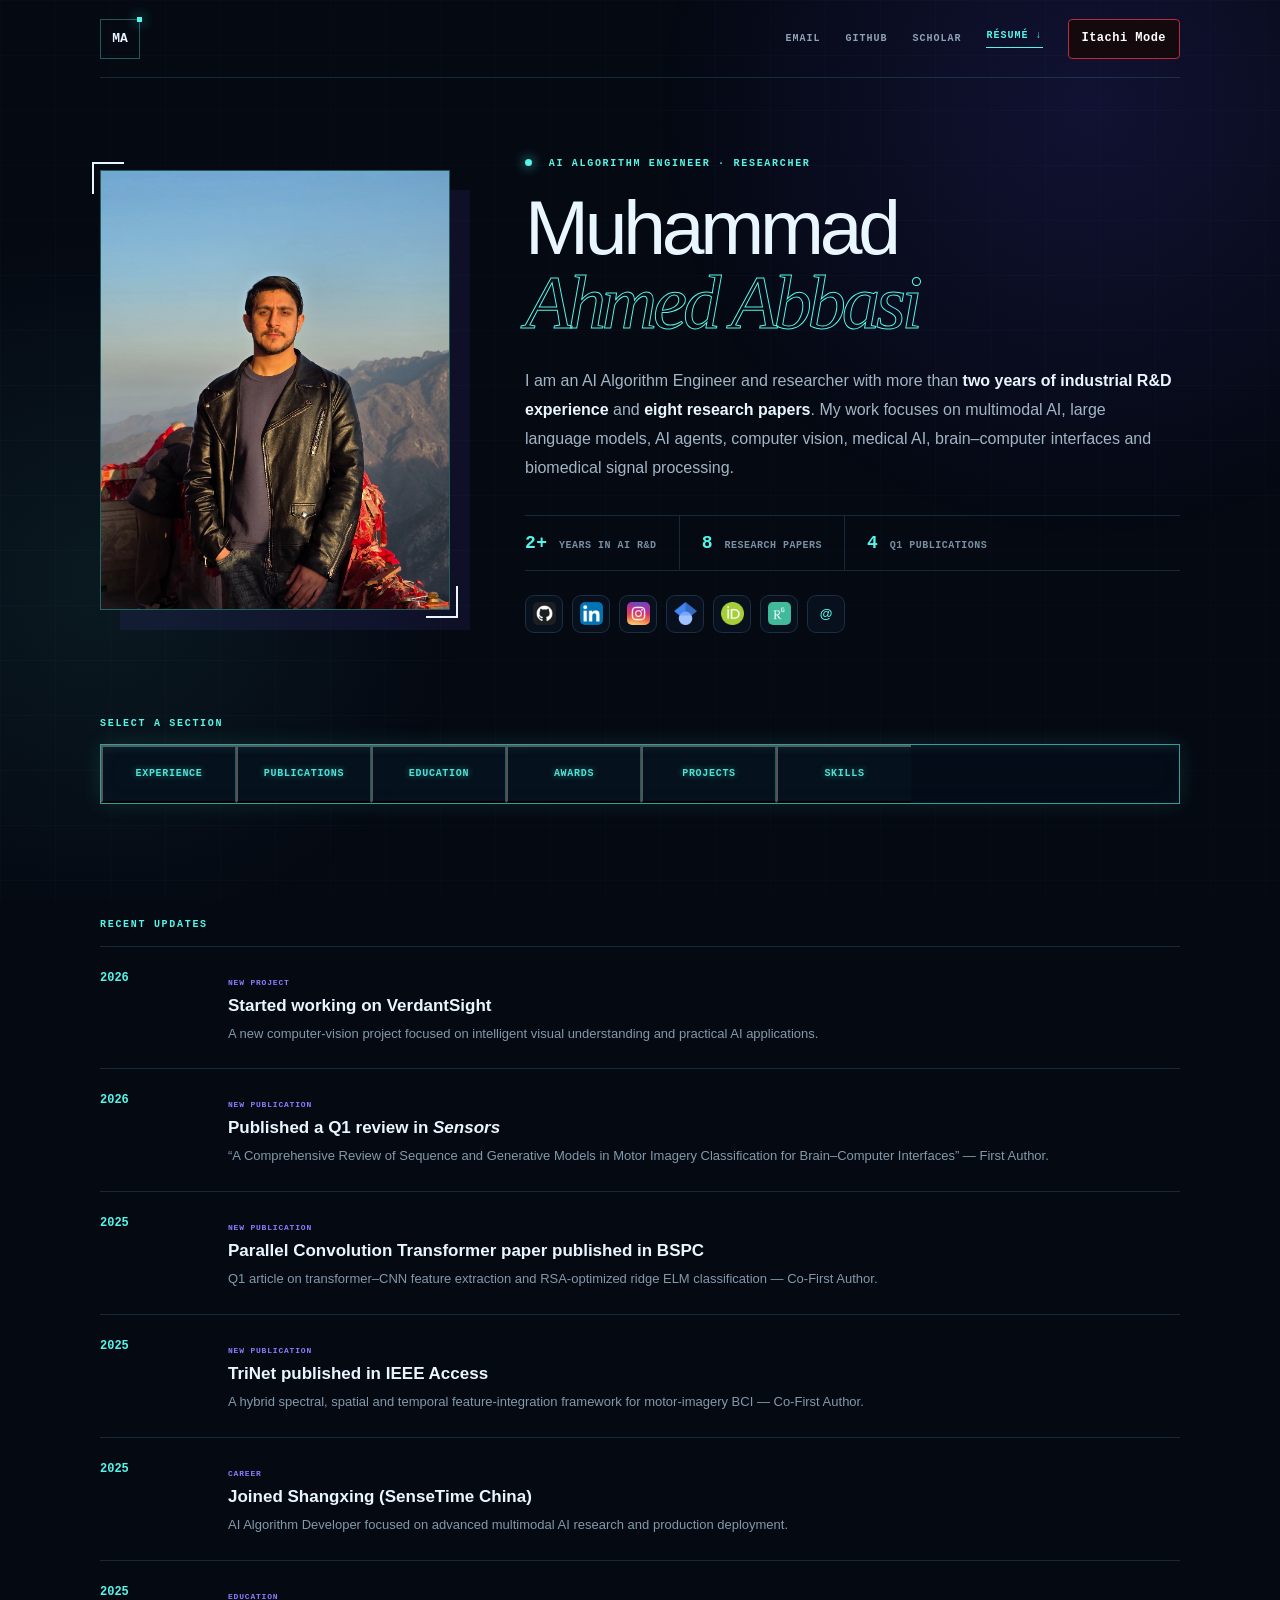
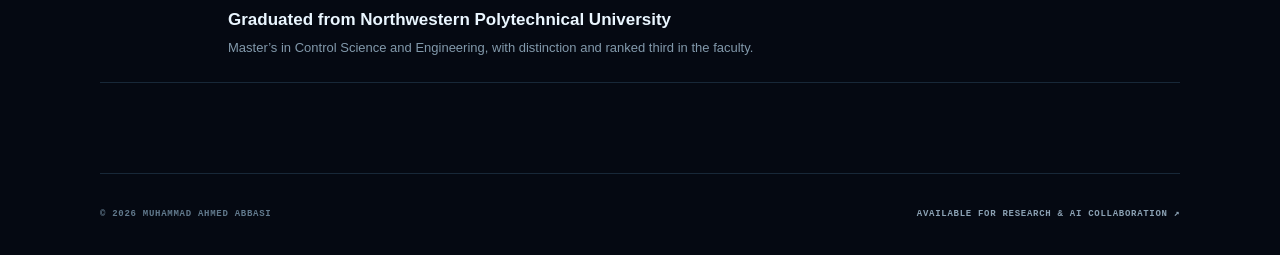
<file: index.html>
<!doctype html><html lang="en"><head><meta charset="utf-8"><meta name="viewport" content="width=device-width,initial-scale=1"><title>Muhammad Ahmed Abbasi | AI Researcher & Algorithm Engineer</title><meta name="description" content="AI Algorithm Engineer and researcher working across multimodal AI, LLMs, medical intelligence, computer vision and brain-computer interfaces."><link rel="stylesheet" href="styles.css"></head><body><main>
<link rel="stylesheet" href="itachi-mode.css?v=storm-3">
<script src="itachi-mode.js?v=storm-3" defer></script>
<div class="ambient" aria-hidden="true"></div><div class="cursor-glow" data-visible="false" aria-hidden="true"></div>
<header class="topbar shell"><a class="monogram" href="#" aria-label="Home">MA<span></span></a><div class="links"><a href="mailto:engrahmedabbasi3015@gmail.com">Email</a><a href="https://github.com/MuhammadAhmedAbbasi" target="_blank">GitHub</a><a href="https://scholar.google.com/citations?user=ZfTD7FAAAAAJ&hl=en" target="_blank">Scholar</a><a class="resume" href="resume.html">Résumé ↓</a></div></header>
<section class="profile shell"><div class="portrait-wrap"><div class="portrait-frame"><img src="ahmed-profile.jpg" alt="Muhammad Ahmed Abbasi in front of a mountain landscape"></div><span class="corner c1"></span><span class="corner c2"></span></div><div class="intro"><p class="status"><i></i> AI ALGORITHM ENGINEER · RESEARCHER</p><h1>Muhammad<br><em>Ahmed Abbasi</em></h1><p class="bio">I am an AI Algorithm Engineer and researcher with more than <strong>two years of industrial R&amp;D experience</strong> and <strong>eight research papers</strong>. My work focuses on multimodal AI, large language models, AI agents, computer vision, medical AI, brain–computer interfaces and biomedical signal processing.</p><div class="quick-stats"><span><b>2+</b> years in AI R&amp;D</span><span><b>8</b> research papers</span><span><b>4</b> Q1 publications</span></div><div class="social-icons" aria-label="Professional and social profiles"><a href="https://github.com/MuhammadAhmedAbbasi" target="_blank" aria-label="GitHub" title="GitHub"><img src="social-github.png" alt=""></a><a href="https://www.linkedin.com/in/muhammad-ahmed-abbasi-739a331a5" target="_blank" aria-label="LinkedIn" title="LinkedIn"><img src="social-linkedin.png" alt=""></a><a href="https://www.instagram.com/ahmedabbasi.ijz/" target="_blank" aria-label="Instagram" title="Instagram"><img src="social-instagram.png" alt=""></a><a href="https://scholar.google.com/citations?hl=en&amp;user=ZfTD7FAAAAAJ" target="_blank" aria-label="Google Scholar" title="Google Scholar"><img src="social-scholar.png" alt=""></a><a href="https://orcid.org/0009-0001-1321-2868" target="_blank" aria-label="ORCID" title="ORCID"><img src="social-orcid.png" alt=""></a><a href="https://www.researchgate.net/profile/Muhammad-Abbasi-46" target="_blank" aria-label="ResearchGate" title="ResearchGate"><img src="social-researchgate.png" alt=""></a><a href="mailto:engrahmedabbasi3015@gmail.com" aria-label="Email" title="Email"><span>@</span></a></div></div></section>
<section class="explore shell"><p class="section-label">SELECT A SECTION</p><div class="profile-tabs"><div class="tab-list" role="tablist"><button class="tab-button" data-tab="experience">Experience</button><button class="tab-button" data-tab="publications">Publications</button><button class="tab-button" data-tab="education">Education</button><button class="tab-button" data-tab="awards">Awards</button><button class="tab-button" data-tab="projects">Projects</button><button class="tab-button" data-tab="skills">Skills</button></div><div class="tab-panel">
<div class="tab-content" id="experience"><div class="experience-groups"><section class="experience-group"><div class="experience-heading"><span>Industry Experience</span><i></i></div><div class="experience-list">
<article><time>MAR 2025 — PRESENT</time><div><h3>AI Algorithm Developer</h3><h4>Shangxing (SenseTime Beijing) Technology Co., Ltd., Shanxi Branch</h4><p class="experience-meta">Taiyuan, China · Department of R&amp;D</p><ul><li>Developed multimodal conversational AI systems integrating LLMs, RAG and AI agents with ASR, semantic reasoning, knowledge retrieval and TTS.</li><li>Built personalized recommendation and decision-intelligence methods using LLM reasoning, user representation learning and multimodal fusion.</li><li>Designed vision-language assistive intelligence for object recognition, visual question answering, navigation guidance and voice feedback on AR glasses.</li></ul></div></article>
<article><time>DEC 2023 — FEB 2025</time><div><h3>Backend AI Algorithm Engineer</h3><h4>Hangzhou Xinlian Technology</h4><p class="experience-meta">Hangzhou, China · Department of R&amp;D</p><ul><li>Developed multimodal deep-learning frameworks for psychological assessment using facial expressions, biosignal features and behavioral information.</li><li>Created an LLM-based clinical knowledge and report-generation system using RAG, speech processing and consultation-session retrieval.</li><li>Designed scalable backend APIs and containerized Docker deployments with efficient inference pipelines for real-time AI applications.</li></ul></div></article></div></section>
<section class="experience-group"><div class="experience-heading"><span>Research Experience</span><i></i></div><div class="experience-list"><article><time>2022 — 2023</time><div><h3>Research Assistant</h3><h4>Northwestern Polytechnical University</h4><p class="experience-meta">Xi’an, China · Brain–Computer Interface &amp; Medical AI Research</p><ul><li>Designed efficient ELM–attention hybrids, compact CNNs and transformer-based architectures for motor-imagery EEG classification.</li><li>Conducted benchmark experiments across public BCI datasets, studying denoising, spectral–spatial–temporal features and subject-specific or cross-subject generalization.</li></ul></div></article></div></section></div></div>
<div class="tab-content" id="publications"><div class="publication-cards"><article class="research-card"><div class="research-image"><img src="pub-review.png" alt="Architecture overview for A Comprehensive Review of Sequence and Generative Models in Motor Imagery Classification for Brain–Computer Interfaces"><span>2026</span></div><div class="research-copy"><p class="venue">Sensors · Q1 · First Author</p><h3>A Comprehensive Review of Sequence and Generative Models in Motor Imagery Classification for Brain–Computer Interfaces</h3><p class="authors">Muhammad Ahmed Abbasi, Hafza Faiza Abbasi, Muhammad Arsalan, Danish Khan, A. Annuk, Xiaojun Yu</p><h4>Abstract</h4><p class="abstract">Motor imagery classification is central to brain–computer interfaces, connecting neural intent with external devices. This review examines sequence-oriented, attention-based, hybrid and generative architectures—including RNNs, LSTMs, VAEs, GANs and transformers—across public MI datasets. It compares their strengths, limitations and robustness while addressing inter-subject variation, low signal-to-noise ratio, real-time processing, generalization and computational load.</p><a href="https://doi.org/10.3390/s26165097" target="_blank">View publication ↗</a></div></article><article class="research-card"><div class="research-image"><img src="pub-cter.png" alt="Architecture overview for Motor Imagery Classification Using Parallel Convolution Transformer Based Feature Extraction and RSA Optimized Ridge ELM Classifier"><span>2025</span></div><div class="research-copy"><p class="venue">Biomedical Signal Processing and Control · Q1 · Co-First Author</p><h3>Motor Imagery Classification Using Parallel Convolution Transformer Based Feature Extraction and RSA Optimized Ridge ELM Classifier</h3><p class="authors">Hafza Faiza Abbasi*, Muhammad Ahmed Abbasi*, Muhammad Zulkifal Aziz, Binwen Huang, Zeming Fan, Xiaohua Wu, Xiaojun Yu</p><h4>Abstract</h4><p class="abstract">This work introduces CTER, an end-to-end EEG decoding framework combining a parallel transformer and CNN to capture global dependencies and local temporal features. The fused representation is classified using ridge-regression ELM optimized by the reptile search algorithm. Evaluation across four public BCI datasets demonstrates strong classification performance.</p><a href="https://www.sciencedirect.com/science/article/pii/S1746809425009541" target="_blank">View publication ↗</a></div></article><article class="research-card"><div class="research-image"><img src="pub-trinet.png" alt="Architecture overview for TriNet: A Hybrid Feature Integration Approach for Motor Imagery Classification in Brain–Computer Interfaces"><span>2025</span></div><div class="research-copy"><p class="venue">IEEE Access · Q1 · Co-First Author</p><h3>TriNet: A Hybrid Feature Integration Approach for Motor Imagery Classification in Brain–Computer Interfaces</h3><p class="authors">Hafza Faiza Abbasi*, Muhammad Ahmed Abbasi*, Shen Jianbo, Xiang Liping, Xiaojun Yu</p><h4>Abstract</h4><p class="abstract">TriNet unifies spectral, spatial and temporal EEG representations. FFT extracts spectral information, a spatial transformer captures spatial relationships, and an encoder–decoder branch learns temporal features. Their fused representation is classified with an extreme learning machine and demonstrates strong subject-specific and subject-independent performance.</p><a href="https://ieeexplore.ieee.org/abstract/document/11062813" target="_blank">View publication ↗</a></div></article><article class="research-card"><div class="research-image"><img src="pub-esat.jpg" alt="Architecture overview for E-SAT: An Extreme Learning Machine Based Self-Attention Approach for Decoding Motor Imagery EEG"><span>2024</span></div><div class="research-copy"><p class="venue">Journal of Neural Engineering · Q1 · First Author</p><h3>E-SAT: An Extreme Learning Machine Based Self-Attention Approach for Decoding Motor Imagery EEG</h3><p class="authors">Muhammad Ahmed Abbasi, Hafza Faiza Abbasi, Xiaojun Yu, Muhammad Zulkifal Aziz, Nicole Tye June Yih, Zeming Fan</p><h4>Abstract</h4><p class="abstract">E-SAT uses extreme learning machines to strengthen self-attention feature extraction, improve parameter initialization and classify motor-imagery EEG in an end-to-end setup. Evaluation across six BCI Competition datasets demonstrates strong subject-specific results in binary, multiclass and noisy settings.</p><a href="https://iopscience.iop.org/article/10.1088/1741-2552/ad83f4/meta" target="_blank">View publication ↗</a></div></article><article class="research-card"><div class="research-image"><img src="pub-ccec.png" alt="Architecture overview for A Novel Precisely Designed Compact Convolutional EEG Classifier for Motor Imagery Classification"><span>2024</span></div><div class="research-copy"><p class="venue">Journal of Signal, Image and Video Processing · Q2 · First Author</p><h3>A Novel Precisely Designed Compact Convolutional EEG Classifier for Motor Imagery Classification</h3><p class="authors">Muhammad Ahmed Abbasi, Hafza Faiza Abbasi, Muhammad Zulkifal Aziz, Waseem Haider, Zeming Fan, Xiaojun Yu</p><h4>Abstract</h4><p class="abstract">CCEC is a compact convolutional EEG classifier designed for precise and efficient motor-imagery recognition. Multiscale PCA denoises the signal before a two-step preprocessing method creates tempo-spatial matrices. Benchmark tests show robust subject-specific performance, practical cross-subject adaptation and reliable behavior under noise.</p><a href="https://link.springer.com/article/10.1007/s11760-023-02986-1" target="_blank">View publication ↗</a></div></article><article class="research-card"><div class="research-image"><img src="pub-hybrid.png" alt="Architecture overview for A Hybrid Feature Extraction Technique for Optimized Motor Imagery Classification in BCI"><span>2024</span></div><div class="research-copy"><p class="venue">IEEE ICICN · Best Paper Award · First Author</p><h3>A Hybrid Feature Extraction Technique for Optimized Motor Imagery Classification in BCI</h3><p class="authors">Muhammad Ahmed Abbasi, Hafza Faiza Abbasi, Muhammad Zulkifal Aziz, Junzhe Wang, Xiaohua Wu, Xiaojun Yu</p><h4>Abstract</h4><p class="abstract">The framework combines multiscale PCA denoising with power spectral density, continuous wavelet transform and Hilbert-transform features. These complementary representations are fused and classified using AlexNet, achieving approximately 99.2% accuracy on a public dataset.</p><a href="https://ieeexplore.ieee.org/abstract/document/10392790" target="_blank">View publication ↗</a></div></article></div></div><div class="tab-content" id="education"><div class="detail-list"><article><time>2022 — 2025</time><div><h3>M.Sc. Control Science and Engineering</h3><h4>Northwestern Polytechnical University · 86.7% · Ranked 3rd</h4><p>Thesis focused on efficient ELM and self-attention architectures for motor-imagery EEG analysis. Fully funded by the Chinese Government Scholarship.</p></div></article><article><time>2018 — 2022</time><div><h3>B.Sc. Electrical Engineering</h3><h4>GIK Institute, Pakistan · 82%</h4><p>Core training in electrical engineering, computation, control and intelligent systems.</p></div></article></div></div>
<div class="tab-content" id="awards"><div class="award-grid"><article><time>2024</time><h3>Yu Wajun Best Scholar Award</h3></article><article><time>2023</time><h3>Best Conference Paper · IEEE ICICN</h3></article><article><time>2022</time><h3>Chinese Government Scholarship</h3></article><article><time>2022</time><h3>Dean’s Honour List · GIK</h3></article></div></div>
<div class="tab-content" id="projects"><div class="industry-grid">
<a href="https://github.com/MuhammadAhmedAbbasi/AgenticFinanceManagement" target="_blank"><img src="AgenticFinanceManagement.png" alt="Agentic Finance Management"><div><span>Agentic AI · LangGraph</span><h3>Agentic Finance Management</h3><p>A stateful multi-agent research system that routes requests to financial data, reporting or analysis workflows. Specialized agents retrieve stock prices, income statements and company fundamentals in parallel, then synthesize a structured report.</p><b>Open GitHub repository ↗</b></div></a>
<a href="https://github.com/MuhammadAhmedAbbasi/SentinelRAG" target="_blank"><img src="SentinelRAG.png" alt="SentinelRAG medical intelligence"><div><span>Medical AI · Self-Correcting RAG</span><h3>SentinelRAG: Medical Intelligence with Guardrails</h3><p>A privacy-focused medical assistant with hybrid vector search. It grades evidence, rewrites weak queries and checks answers for hallucinations while supporting text or offline voice input and safe fallback to live search.</p><b>Open GitHub repository ↗</b></div></a>
<a href="https://github.com/MuhammadAhmedAbbasi/AgenticTravelPlanner" target="_blank"><img src="AgenticTripPlanner.png" alt="Agentic Travel Planner"><div><span>Multi-Agent Systems · LLM</span><h3>Agentic Travel Planner</h3><p>A two-stage assistant that gathers budget, dates and interests, then activates a planning agent to coordinate flight, distance and web-search tools into a personalized itinerary with real-time updates.</p><b>Open GitHub repository ↗</b></div></a>
<a href="https://github.com/MuhammadAhmedAbbasi/Backend_Blind_Assistance" target="_blank"><img src="BlindAssistanceBackend.png" alt="AI-Integrated AR Navigation for the Visually Impaired"><div><span>Computer Vision · Assistive AI</span><h3>AI-Integrated AR Navigation for the Visually Impaired</h3><p>An AI-powered navigation system integrated with AR glasses. Computer vision, OpenCV and NLP enable real-time obstacle detection, environmental understanding and spoken guidance.</p><b>Open GitHub repository ↗</b></div></a>
<a href="https://github.com/MuhammadAhmedAbbasi/VerdantSight" target="_blank"><img src="VerdantSight.png" alt="VerdantSight"><div><span>Computer Vision · AI</span><h3>VerdantSight</h3><p>An AI-powered computer-vision project for intelligent visual understanding and practical AI applications.</p><b>Open GitHub repository ↗</b></div></a>
<a href="https://github.com/MuhammadAhmedAbbasi/Backend_Algorithm_tourism_App" target="_blank"><img src="project-tourism.png" alt="NeuroVoyage tourism recommendation engine"><div><span>Multimodal AI · Recommendation</span><h3>NeuroVoyage: AI-Driven Tourism Recommendation Engine</h3><p>An intelligent tourism backend combining LLMs, speech recognition and computer vision to deliver contextual and personalized travel recommendations.</p><b>Open GitHub repository ↗</b></div></a>
<a href="https://github.com/MuhammadAhmedAbbasi/Backend_Algorithm_Audio_LLM" target="_blank"><img src="project-mindlingua.png" alt="MindLingua psychiatric insights"><div><span>Medical AI · LLM</span><h3>MindLingua: Bilingual AI for Psychiatric Insights</h3><p>A real-time Chinese–English transcription and correction system for psychiatric sessions that connects with a clinical chatbot and generates structured health reports.</p><b>Open GitHub repository ↗</b></div></a>
<a href="https://github.com/MuhammadAhmedAbbasi/Backend_Algorithm_PPG_EEG" target="_blank"><img src="project-neuromood.png" alt="NeuroMood emotion mapping"><div><span>Biomedical AI · Multimodal</span><h3>NeuroMood: Emotion Mapping from Brain &amp; Pulse Signals</h3><p>A multimodal EEG and PPG system for identifying emotional states related to depression and anxiety in mental-health research.</p><b>Open GitHub repository ↗</b></div></a></div></div>
<div class="tab-content" id="skills"><div class="skills-layout"><div class="skill-grid"><span>Python</span><span>PyTorch</span><span>MATLAB</span><span>FastAPI</span><span>LangChain</span><span>LangGraph</span><span>LLMs &amp; RAG</span><span>AI Agents</span><span>Computer Vision</span><span>Multimodal AI</span><span>EEG / PPG</span><span>Signal Processing</span><span>Vision Transformers</span><span>Docker</span><span>Redis</span><span>Kafka</span><span>MySQL</span><span>Vector Databases</span></div><figure class="deep-learning-visual"><img src="deep-learning.gif" alt="Animated deep-learning neural network visualization"><figcaption><span>DEEP LEARNING SYSTEMS</span><p>From multimodal perception and biomedical signals to agentic LLM workflows and production inference.</p></figcaption></figure></div></div>
</div></div></section><section class="updates shell"><p class="section-label">RECENT UPDATES</p><div class="update-list"><article><time>2026</time><div><span>NEW PROJECT</span><h3>Started working on VerdantSight</h3><p>A new computer-vision project focused on intelligent visual understanding and practical AI applications.</p></div></article><article><time>2026</time><div><span>NEW PUBLICATION</span><h3>Published a Q1 review in <em>Sensors</em></h3><p>“A Comprehensive Review of Sequence and Generative Models in Motor Imagery Classification for Brain–Computer Interfaces” — First Author.</p></div></article><article><time>2025</time><div><span>NEW PUBLICATION</span><h3>Parallel Convolution Transformer paper published in BSPC</h3><p>Q1 article on transformer–CNN feature extraction and RSA-optimized ridge ELM classification — Co-First Author.</p></div></article><article><time>2025</time><div><span>NEW PUBLICATION</span><h3>TriNet published in IEEE Access</h3><p>A hybrid spectral, spatial and temporal feature-integration framework for motor-imagery BCI — Co-First Author.</p></div></article><article><time>2025</time><div><span>CAREER</span><h3>Joined Shangxing (SenseTime China)</h3><p>AI Algorithm Developer focused on advanced multimodal AI research and production deployment.</p></div></article><article><time>2025</time><div><span>EDUCATION</span><h3>Graduated from Northwestern Polytechnical University</h3><p>Master’s in Control Science and Engineering, with distinction and ranked third in the faculty.</p></div></article></div></section><footer class="shell"><span>© 2026 Muhammad Ahmed Abbasi</span><a href="mailto:engrahmedabbasi3015@gmail.com">Available for research &amp; AI collaboration ↗</a></footer></main>
<script>document.querySelectorAll('.tab-button').forEach(function(btn){btn.addEventListener('click',function(){document.querySelectorAll('.tab-button,.tab-content').forEach(function(el){el.classList.remove('active')});btn.classList.add('active');document.getElementById(btn.dataset.tab).classList.add('active');document.querySelector('.tab-panel').classList.add('open');document.querySelector('.tab-panel').scrollIntoView({behavior:'smooth',block:'nearest'})})});(function(){var glow=document.querySelector('.cursor-glow');if(!glow||matchMedia('(pointer: coarse), (prefers-reduced-motion: reduce)').matches)return;var x=-180,y=-180,tx=x,ty=y;function draw(){x+=(tx-x)*.16;y+=(ty-y)*.16;glow.style.transform='translate3d('+x+'px,'+y+'px,0) translate(-50%,-50%)';requestAnimationFrame(draw)}addEventListener('pointermove',function(e){tx=e.clientX;ty=e.clientY;glow.dataset.visible='true'},{passive:true});document.documentElement.addEventListener('mouseleave',function(){glow.dataset.visible='false'});addEventListener('blur',function(){glow.dataset.visible='false'});requestAnimationFrame(draw)})()</script></body></html>
</file>
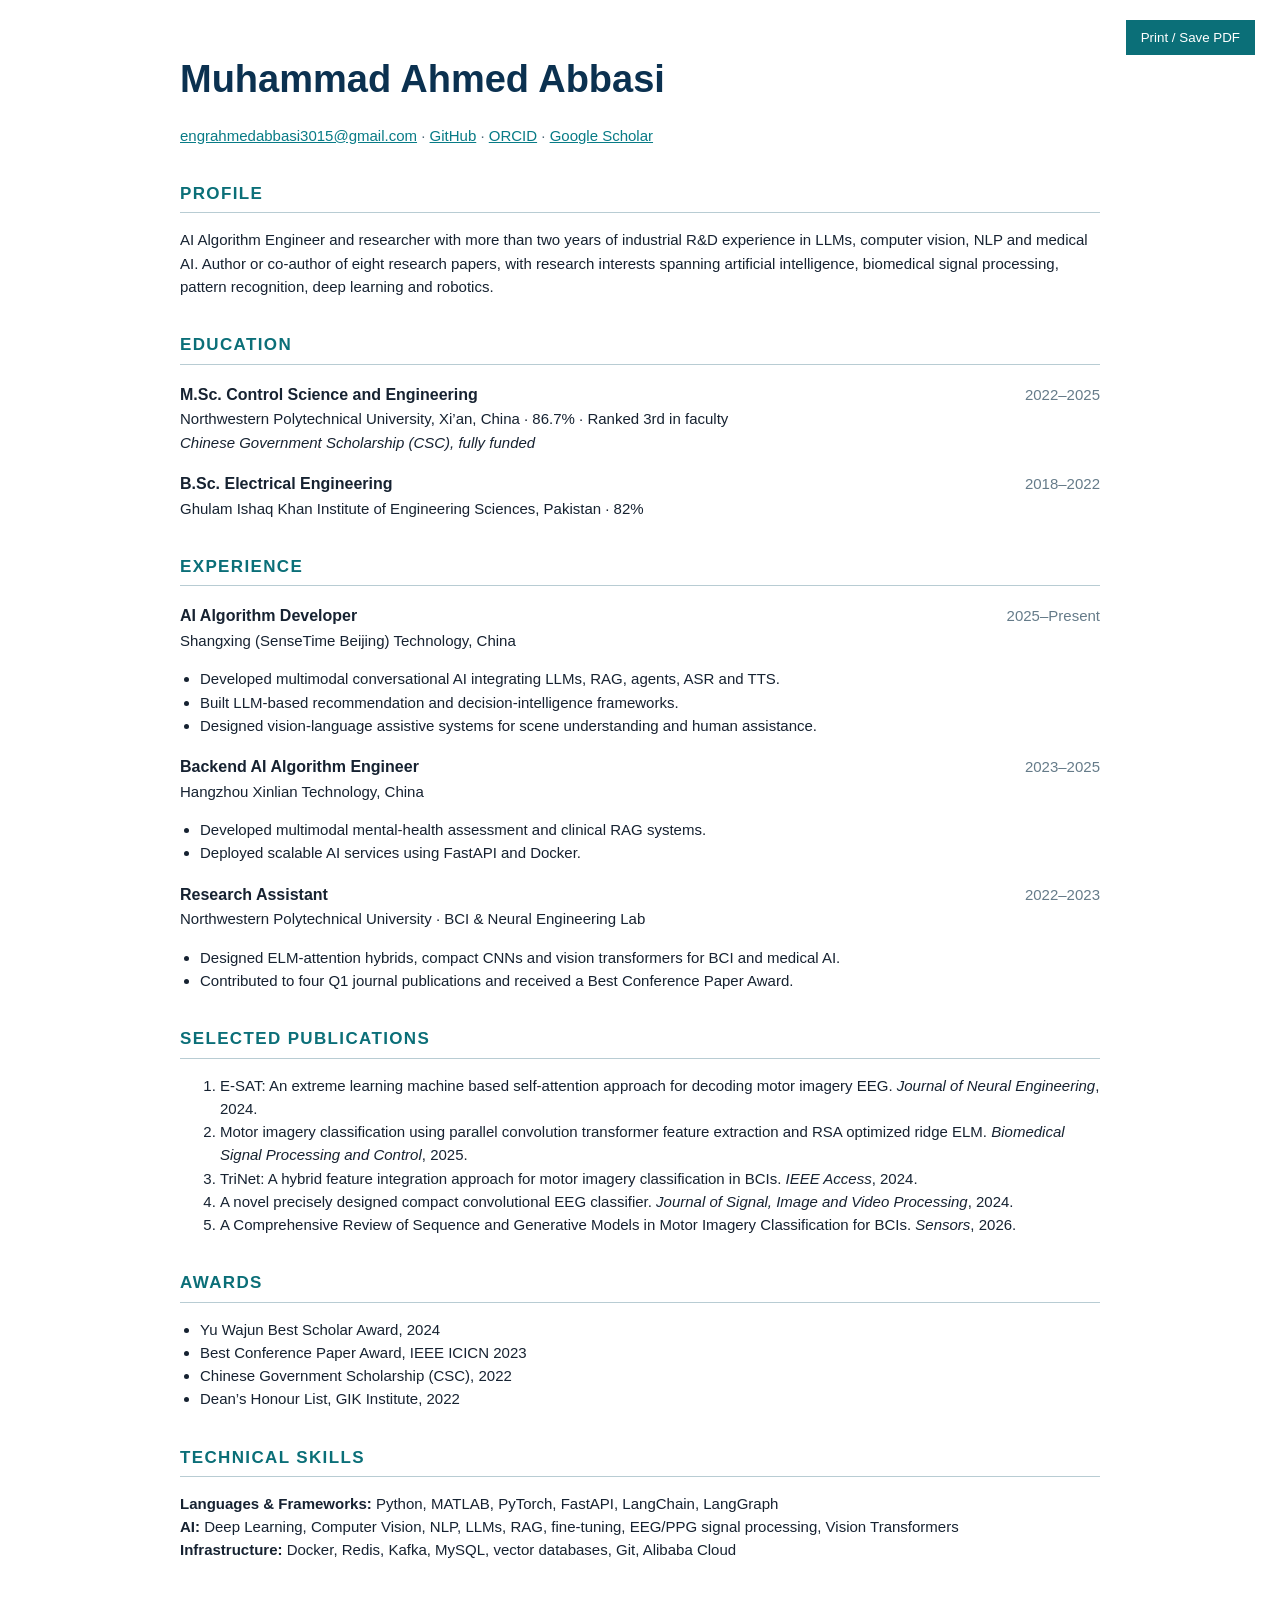
<file: resume.html>
<!doctype html><html lang="en"><head><meta charset="utf-8"><meta name="viewport" content="width=device-width,initial-scale=1"><title>Muhammad Ahmed Abbasi — Résumé</title><style>body{font:15px/1.55 Arial,sans-serif;color:#162231;max-width:920px;margin:50px auto;padding:0 28px}h1{font-size:38px;margin:0;color:#0b3150}h2{font-size:17px;letter-spacing:.08em;color:#0b6f78;border-bottom:1px solid #b8ccd3;padding-bottom:5px;margin-top:34px}.meta{color:#526878}.item{margin:18px 0}.item strong{font-size:16px}.date{float:right;color:#657b89}ul{padding-left:20px}a{color:#087b86}@media print{body{margin:0;max-width:none}.print{display:none}}.print{position:fixed;right:25px;top:20px;background:#0b6f78;color:white;padding:10px 15px;border:0;cursor:pointer}</style></head><body><button class="print" onclick="window.print()">Print / Save PDF</button><h1>Muhammad Ahmed Abbasi</h1><p class="meta"><a href="mailto:engrahmedabbasi3015@gmail.com">engrahmedabbasi3015@gmail.com</a> · <a href="https://github.com/MuhammadAhmedAbbasi">GitHub</a> · <a href="https://orcid.org/0009-0001-1321-2868">ORCID</a> · <a href="https://scholar.google.com/citations?user=ZfTD7FAAAAAJ&hl=en">Google Scholar</a></p><h2>PROFILE</h2><p>AI Algorithm Engineer and researcher with more than two years of industrial R&amp;D experience in LLMs, computer vision, NLP and medical AI. Author or co-author of eight research papers, with research interests spanning artificial intelligence, biomedical signal processing, pattern recognition, deep learning and robotics.</p><h2>EDUCATION</h2><div class="item"><span class="date">2022–2025</span><strong>M.Sc. Control Science and Engineering</strong><br>Northwestern Polytechnical University, Xi’an, China · 86.7% · Ranked 3rd in faculty<br><em>Chinese Government Scholarship (CSC), fully funded</em></div><div class="item"><span class="date">2018–2022</span><strong>B.Sc. Electrical Engineering</strong><br>Ghulam Ishaq Khan Institute of Engineering Sciences, Pakistan · 82%</div><h2>EXPERIENCE</h2><div class="item"><span class="date">2025–Present</span><strong>AI Algorithm Developer</strong><br>Shangxing (SenseTime Beijing) Technology, China<ul><li>Developed multimodal conversational AI integrating LLMs, RAG, agents, ASR and TTS.</li><li>Built LLM-based recommendation and decision-intelligence frameworks.</li><li>Designed vision-language assistive systems for scene understanding and human assistance.</li></ul></div><div class="item"><span class="date">2023–2025</span><strong>Backend AI Algorithm Engineer</strong><br>Hangzhou Xinlian Technology, China<ul><li>Developed multimodal mental-health assessment and clinical RAG systems.</li><li>Deployed scalable AI services using FastAPI and Docker.</li></ul></div><div class="item"><span class="date">2022–2023</span><strong>Research Assistant</strong><br>Northwestern Polytechnical University · BCI &amp; Neural Engineering Lab<ul><li>Designed ELM-attention hybrids, compact CNNs and vision transformers for BCI and medical AI.</li><li>Contributed to four Q1 journal publications and received a Best Conference Paper Award.</li></ul></div><h2>SELECTED PUBLICATIONS</h2><ol><li>E-SAT: An extreme learning machine based self-attention approach for decoding motor imagery EEG. <em>Journal of Neural Engineering</em>, 2024.</li><li>Motor imagery classification using parallel convolution transformer feature extraction and RSA optimized ridge ELM. <em>Biomedical Signal Processing and Control</em>, 2025.</li><li>TriNet: A hybrid feature integration approach for motor imagery classification in BCIs. <em>IEEE Access</em>, 2024.</li><li>A novel precisely designed compact convolutional EEG classifier. <em>Journal of Signal, Image and Video Processing</em>, 2024.</li><li>A Comprehensive Review of Sequence and Generative Models in Motor Imagery Classification for BCIs. <em>Sensors</em>, 2026.</li></ol><h2>AWARDS</h2><ul><li>Yu Wajun Best Scholar Award, 2024</li><li>Best Conference Paper Award, IEEE ICICN 2023</li><li>Chinese Government Scholarship (CSC), 2022</li><li>Dean’s Honour List, GIK Institute, 2022</li></ul><h2>TECHNICAL SKILLS</h2><p><strong>Languages &amp; Frameworks:</strong> Python, MATLAB, PyTorch, FastAPI, LangChain, LangGraph<br><strong>AI:</strong> Deep Learning, Computer Vision, NLP, LLMs, RAG, fine-tuning, EEG/PPG signal processing, Vision Transformers<br><strong>Infrastructure:</strong> Docker, Redis, Kafka, MySQL, vector databases, Git, Alibaba Cloud</p></body></html>
</file>
<file: styles.css>
:root{--ink:#eaf6ff;--muted:#8da2b5;--cyan:#55f6e9;--violet:#8c7bff;--navy:#050912;--panel:#0a1220;--line:rgba(123,205,255,.16)}
*{box-sizing:border-box}html{scroll-behavior:smooth}body{margin:0;background:var(--navy);color:var(--ink);font-family:Arial,Helvetica,sans-serif}a{color:inherit;text-decoration:none}.shell{width:min(1080px,calc(100% - 40px));margin:auto}.ambient{position:fixed;inset:0;z-index:-1;background:radial-gradient(circle at 85% 12%,rgba(89,73,240,.15),transparent 32%),radial-gradient(circle at 8% 65%,rgba(85,246,233,.07),transparent 28%),linear-gradient(rgba(100,180,255,.022) 1px,transparent 1px),linear-gradient(90deg,rgba(100,180,255,.022) 1px,transparent 1px);background-size:auto,auto,55px 55px,55px 55px}.cursor-glow{position:fixed;left:0;top:0;width:132px;height:132px;border-radius:50%;pointer-events:none;z-index:60;opacity:0;will-change:transform,opacity;mix-blend-mode:screen;filter:blur(12px);background:radial-gradient(circle at 38% 38%,rgba(216,255,252,.5) 0,rgba(85,246,233,.28) 18%,rgba(74,190,255,.18) 38%,rgba(140,123,255,.13) 56%,transparent 72%);box-shadow:0 0 24px rgba(85,246,233,.1);transition:opacity .42s ease}.cursor-glow[data-visible=true]{opacity:.72}@media(pointer:coarse),(prefers-reduced-motion:reduce){.cursor-glow{display:none}}
.topbar{height:78px;display:flex;align-items:center;justify-content:space-between;border-bottom:1px solid var(--line)}.monogram{width:40px;height:40px;display:grid;place-items:center;border:1px solid rgba(85,246,233,.35);font:800 13px monospace;position:relative}.monogram span{position:absolute;width:5px;height:5px;background:var(--cyan);right:-3px;top:-3px;box-shadow:0 0 13px var(--cyan)}.links{display:flex;gap:25px;align-items:center;font:700 10px monospace;letter-spacing:.1em;text-transform:uppercase;color:#8da2b5}.links a:hover{color:var(--cyan)}.links .resume{color:var(--cyan);border-bottom:1px solid var(--cyan);padding-bottom:6px}
.profile{display:grid;grid-template-columns:350px 1fr;gap:75px;align-items:center;padding:70px 0 75px}.portrait-wrap{position:relative}.portrait-frame{height:440px;overflow:hidden;border:1px solid rgba(85,246,233,.35);box-shadow:20px 20px 0 rgba(83,72,190,.13)}.portrait-frame img{width:100%;height:100%;object-fit:cover;object-position:center 42%;filter:saturate(.88) contrast(1.03)}.corner{position:absolute;width:32px;height:32px;border-color:var(--cyan)}.c1{top:-8px;left:-8px;border-top:2px solid;border-left:2px solid}.c2{right:-8px;bottom:-8px;border-right:2px solid;border-bottom:2px solid}.status,.section-label{font:700 10px monospace;letter-spacing:.17em;color:var(--cyan);text-transform:uppercase}.status i{display:inline-block;width:7px;height:7px;background:var(--cyan);border-radius:50%;margin-right:9px;box-shadow:0 0 12px var(--cyan)}h1{font-size:clamp(52px,6vw,78px);letter-spacing:-.055em;line-height:.96;margin:22px 0 28px;font-weight:500}h1 em{font-family:Georgia,serif;color:transparent;-webkit-text-stroke:1px var(--cyan);font-weight:400}.bio{max-width:650px;color:#a2b5c5;font-size:16px;line-height:1.8}.bio strong{color:var(--ink)}.quick-stats{display:flex;gap:0;margin-top:32px;border-top:1px solid var(--line);border-bottom:1px solid var(--line)}.quick-stats span{padding:17px 22px 17px 0;margin-right:22px;border-right:1px solid var(--line);font:600 10px monospace;color:#788fa2;text-transform:uppercase;letter-spacing:.05em}.quick-stats span:last-child{border:0}.quick-stats b{color:var(--cyan);font-size:18px;margin-right:5px}
.explore{padding-bottom:85px}.section-label{margin-bottom:15px}.profile-tabs{gap:0!important}.tab-list{position:relative;width:100%!important;height:auto!important;justify-content:flex-start!important;gap:0!important;border:1px solid rgba(85,246,233,.62)!important;background:rgba(5,13,24,.88)!important;padding:0!important;border-radius:0!important;overflow-x:auto;box-shadow:0 0 22px rgba(85,246,233,.12),inset 0 0 22px rgba(140,123,255,.035)}.tab-list:before{content:"";position:absolute;inset:-1px;pointer-events:none;background:linear-gradient(90deg,var(--cyan),rgba(140,123,255,.82),var(--cyan)) top/100% 1px no-repeat;filter:drop-shadow(0 0 5px rgba(85,246,233,.75))}.tab-list button{flex:1!important;min-width:135px;height:58px!important;border-radius:0!important;border-right:1px solid rgba(85,246,233,.32)!important;color:#9bb4c8!important;background:transparent!important;font:700 10px monospace!important;letter-spacing:.07em;text-transform:uppercase;transition:color .2s,background .2s,text-shadow .2s}.tab-list button:last-child{border-right:0!important}.tab-list button:hover{color:#d7fffb!important;background:rgba(85,246,233,.055)!important;text-shadow:0 0 9px rgba(85,246,233,.7)}.tab-list button.active{color:var(--cyan)!important;background:linear-gradient(135deg,rgba(85,246,233,.13),rgba(140,123,255,.09))!important;text-shadow:0 0 10px rgba(85,246,233,.82);box-shadow:inset 0 -2px 0 var(--cyan)}.tab-list button.active:after{background:var(--cyan)!important;bottom:0!important;box-shadow:0 0 9px var(--cyan)}.tab-panel{min-height:360px;border:1px solid var(--line);border-top:0;background:linear-gradient(135deg,rgba(12,22,38,.86),rgba(6,11,20,.76));padding:30px 35px}
.detail-list article{display:grid;grid-template-columns:145px 1fr;gap:30px;padding:22px 0;border-bottom:1px solid var(--line)}.detail-list article:first-child{padding-top:5px}.detail-list article:last-child{border-bottom:0}.detail-list time,.award-grid time{font:700 10px monospace;color:var(--cyan);letter-spacing:.06em}.detail-list h3{margin:0 0 6px;font-size:19px}.detail-list h4{margin:0;color:#8399ab;font-size:12px;font-weight:600}.detail-list p{color:#8fa4b5;font-size:13px;line-height:1.65;margin:11px 0 0;max-width:750px}.more-link{display:inline-block;margin:24px 0 5px;color:var(--cyan);font:700 10px monospace;text-transform:uppercase;border-bottom:1px solid var(--cyan);padding-bottom:7px}.award-grid,.project-grid{display:grid;grid-template-columns:1fr 1fr;gap:12px}.award-grid article,.project-grid a{border:1px solid var(--line);padding:24px;background:rgba(8,16,29,.55);min-height:130px}.award-grid h3,.project-grid h3{margin:17px 0 0;font-size:17px}.project-grid a{position:relative;transition:.2s}.project-grid a:hover{border-color:rgba(85,246,233,.5);transform:translateY(-2px)}.project-grid>a>span{position:absolute;right:20px;color:var(--cyan)}.project-grid p{color:#8ea4b5;font-size:13px;line-height:1.6}.project-grid small{font:700 8px monospace;color:var(--cyan);text-transform:uppercase;letter-spacing:.08em}.skill-grid{display:flex;flex-wrap:wrap;gap:10px}.skill-grid span{padding:13px 16px;border:1px solid var(--line);font:700 10px monospace;color:#9bb0c0;background:rgba(8,16,29,.55)}
footer{min-height:80px;border-top:1px solid var(--line);display:flex;justify-content:space-between;align-items:center;color:#61798c;font:700 9px monospace;text-transform:uppercase;letter-spacing:.08em}footer a{color:#8ba1b3}footer a:hover{color:var(--cyan)}
@media(max-width:800px){.profile{grid-template-columns:280px 1fr;gap:40px}.portrait-frame{height:370px}.quick-stats{flex-wrap:wrap}.quick-stats span{padding-block:12px}h1{font-size:50px}}
@media(max-width:650px){.shell{width:min(100% - 28px,1080px)}.links a:not(.resume){display:none}.profile{grid-template-columns:1fr;padding:38px 0 50px;gap:35px}.portrait-frame{height:430px}.intro{text-align:left}h1{font-size:48px}.quick-stats span{width:50%;margin:0;border-bottom:1px solid var(--line);padding:14px 10px 14px 0}.tab-list{justify-content:flex-start!important}.tab-list button{min-width:120px}.tab-panel{padding:23px 20px;min-height:420px}.detail-list article{grid-template-columns:1fr;gap:9px}.award-grid,.project-grid{grid-template-columns:1fr}footer{flex-direction:column;justify-content:center;gap:10px;text-align:center;padding:25px 0}}
@media(prefers-reduced-motion:reduce){*{scroll-behavior:auto!important;transition:none!important}}
.social-icons{display:flex;gap:10px;margin-top:24px;flex-wrap:wrap}.social-icons a{width:38px;height:38px;border-radius:50%;display:grid;place-items:center;border:1px solid var(--line);background:rgba(9,18,32,.8);color:#9cb2c3;transition:.2s}.social-icons a:hover{color:var(--navy);background:var(--cyan);border-color:var(--cyan);transform:translateY(-2px)}.social-icons span{font:800 10px/1 Arial,sans-serif}
.publication-cards{display:grid;gap:18px}.research-card{display:grid;grid-template-columns:38% 1fr;border:1px solid var(--line);background:rgba(7,14,25,.72);overflow:hidden}.research-image{position:relative;min-height:330px;background:#f5f8fb;display:grid;place-items:center;padding:18px}.research-image img{width:100%;height:100%;max-height:320px;object-fit:contain}.research-image>span{position:absolute;left:16px;top:16px;background:var(--navy);color:var(--cyan);padding:8px 10px;font:700 10px monospace}.research-copy{padding:28px 30px}.research-copy .venue{font:700 9px monospace;color:var(--cyan);letter-spacing:.08em;text-transform:uppercase}.research-copy h3{font-size:22px;line-height:1.35;margin:12px 0}.research-copy .authors{color:#91a7b8;font-size:12px;line-height:1.6}.research-copy h4{font:700 10px monospace;color:var(--violet);text-transform:uppercase;letter-spacing:.1em;margin:22px 0 8px}.research-copy .abstract{color:#91a7b8;font-size:13px;line-height:1.7;margin:0}.research-copy a{display:inline-block;margin-top:20px;color:var(--cyan);font:700 10px monospace;text-transform:uppercase;border-bottom:1px solid var(--cyan);padding-bottom:6px}
.industry-grid{display:grid;grid-template-columns:1fr 1fr;gap:15px}.industry-grid>a{border:1px solid var(--line);background:rgba(7,14,25,.72);overflow:hidden;transition:.2s}.industry-grid>a:hover{border-color:rgba(85,246,233,.5);transform:translateY(-2px)}.industry-grid img{width:100%;aspect-ratio:16/9;height:auto;object-fit:cover;background:#fff}.industry-grid>a>div{padding:22px}.industry-grid span{font:700 9px monospace;color:var(--cyan);text-transform:uppercase}.industry-grid h3{font-size:19px;line-height:1.35;margin:12px 0}.industry-grid p{color:#8fa4b5;font-size:13px;line-height:1.7}
.updates{padding:20px 0 90px}.updates>.section-label{margin-bottom:16px}.update-list{border-top:1px solid var(--line)}.update-list article{display:grid;grid-template-columns:100px 1fr;gap:28px;padding:24px 0;border-bottom:1px solid var(--line)}.update-list time{font:700 12px monospace;color:var(--cyan)}.update-list article span{font:700 8px monospace;color:var(--violet);letter-spacing:.1em}.update-list h3{font-size:17px;margin:7px 0 8px}.update-list p{color:#8299ab;font-size:13px;line-height:1.6;margin:0}
@media(max-width:650px){.tab-panel{padding:18px 14px;min-height:auto}.award-grid,.project-grid,.industry-grid{grid-template-columns:1fr}.research-card{grid-template-columns:1fr}.research-image{min-height:230px}.research-copy{padding:22px 18px}.industry-grid img{height:auto}.update-list article{grid-template-columns:60px 1fr;gap:15px}}
.tab-content{display:none}.tab-content.active{display:block}.tab-panel{display:none}.tab-panel.open{display:block}

.social-icons{gap:9px}.social-icons a{border-radius:9px;overflow:hidden;background:rgba(9,18,32,.84)}.social-icons a:hover{background:rgba(9,18,32,.84);border-color:var(--cyan);box-shadow:0 0 16px rgba(85,246,233,.18)}.social-icons img{width:23px;height:23px;object-fit:contain;border-radius:5px}.social-icons span{font-size:13px;color:var(--cyan)}
.experience-groups{display:grid;gap:34px}.experience-heading{display:flex;align-items:center;gap:15px;margin-bottom:3px}.experience-heading span{font:800 11px monospace;color:var(--cyan);letter-spacing:.15em;text-transform:uppercase;white-space:nowrap}.experience-heading i{height:1px;background:var(--line);width:100%}.experience-list article{display:grid;grid-template-columns:145px 1fr;gap:30px;padding:25px 0;border-bottom:1px solid var(--line)}.experience-list article:last-child{border-bottom:0}.experience-list time{font:700 10px monospace;color:var(--cyan);letter-spacing:.04em;padding-top:5px}.experience-list h3{margin:0 0 7px;font-size:20px;line-height:1.25}.experience-list h4{margin:0;color:#b2c3d1;font-size:13px}.experience-meta{margin:7px 0 15px;color:#6f879a!important;font:700 9px monospace!important;text-transform:uppercase;letter-spacing:.06em}.experience-list ul{margin:0;padding:0;list-style:none;display:grid;gap:10px}.experience-list li{position:relative;padding-left:18px;color:#91a6b7;font-size:13px;line-height:1.66}.experience-list li:before{content:"";position:absolute;left:0;top:.72em;width:5px;height:5px;background:var(--violet);box-shadow:0 0 8px rgba(140,123,255,.55)}
.industry-grid>a{display:flex;flex-direction:column}.industry-grid>a:hover{box-shadow:0 14px 32px rgba(0,0,0,.2);transform:translateY(-3px)}.industry-grid img{background:#08111f}.industry-grid>a>div{display:flex;flex-direction:column;align-items:flex-start;height:100%}.industry-grid span{color:var(--violet);letter-spacing:.06em}.industry-grid p{margin:0}.industry-grid b{margin-top:auto;padding-top:19px;color:var(--cyan);font:700 9px monospace;text-transform:uppercase;border-bottom:1px solid rgba(85,246,233,.6);padding-bottom:5px}
.skills-layout{display:grid;gap:24px}.deep-learning-visual{position:relative;margin:0;border:1px solid var(--line);overflow:hidden;background:#061426;min-height:235px}.deep-learning-visual img{display:block;width:100%;height:235px;object-fit:cover}.deep-learning-visual figcaption{position:absolute;right:35px;top:50%;transform:translateY(-50%);width:41%;padding-left:25px;border-left:1px solid rgba(85,246,233,.45)}.deep-learning-visual figcaption span{font:800 9px monospace;letter-spacing:.13em;color:var(--cyan)}.deep-learning-visual figcaption p{color:#b4c7d5;font-size:14px;line-height:1.65;margin:10px 0 0;text-shadow:0 1px 3px #061426}
@media(max-width:650px){.experience-list article{grid-template-columns:1fr;gap:9px}.deep-learning-visual img{opacity:.55;object-position:left}.deep-learning-visual figcaption{right:18px;width:58%;padding-left:14px}.deep-learning-visual figcaption p{font-size:12px}.tab-panel{min-height:auto}}
.tab-list button{color:rgba(85,246,233,.9)!important;background:rgba(85,246,233,.018)!important;cursor:pointer;text-shadow:0 0 7px rgba(85,246,233,.48)}
.education-grid,.detail-list:has(article:nth-child(2)){display:grid;grid-template-columns:1fr 1fr;gap:12px}.detail-list:has(article:nth-child(2)) article{display:flex;flex-direction:column;padding:0;border:1px solid var(--line);background:rgba(8,16,29,.55);overflow:hidden;transition:.2s}.detail-list:has(article:nth-child(2)) article:hover{border-color:rgba(85,246,233,.5);transform:translateY(-2px);box-shadow:0 14px 32px rgba(0,0,0,.2)}.detail-list:has(article:nth-child(2)) article:before{content:"";height:190px;display:block;background-color:rgba(4,10,18,.8);background-repeat:no-repeat;background-position:center;background-size:contain;border-bottom:1px solid var(--line)}.detail-list:has(article:nth-child(2)) article:nth-child(1):before{background-image:url("nwpu-logo.png")}.detail-list:has(article:nth-child(2)) article:nth-child(2):before{background-image:url("gik-logo.png")}.detail-list:has(article:nth-child(2)) article>div{padding:22px 24px 24px}.detail-list:has(article:nth-child(2)) time{display:block}.detail-list:has(article:nth-child(2)) h3{margin:12px 0 7px;line-height:1.3}.detail-list:has(article:nth-child(2)) h4{line-height:1.5}.detail-list:has(article:nth-child(2)) p{margin-top:11px}
@media(max-width:650px){.education-grid,.detail-list:has(article:nth-child(2)){grid-template-columns:1fr}.detail-list:has(article:nth-child(2)) article:before{height:170px}.detail-list:has(article:nth-child(2)) article>div{padding:20px}}
</file>
<file: itachi-mode.css>
/* Opt-in theme. All original portfolio styles remain the default. */
.itachi-controls{display:flex;align-items:center;gap:8px}.itachi-button,.itachi-skip{font:600 12px/1.2 monospace;letter-spacing:.04em;padding:11px 13px;border:1px solid #b72c41;background:#14090d;color:#fff;cursor:pointer;border-radius:4px;min-height:40px}.itachi-button:hover{background:#3a0d17}.itachi-button:focus-visible,.itachi-skip:focus-visible{outline:2px solid white;outline-offset:4px}.itachi-button:disabled{opacity:.6;cursor:wait}.itachi-sound[hidden],.itachi-stage[hidden],.itachi-overlay[hidden]{display:none}.itachi-message{position:absolute;width:1px;height:1px;overflow:hidden;clip-path:inset(50%)}
body.itachi-mode{--ink:#f7f4f5;--muted:#bcb5b8;--cyan:#ff405b;--violet:#e8e0e3;--navy:#050405;--panel:#100a0d;--line:rgba(220,52,77,.28);background:#050405;color:var(--ink)}
.itachi-mode .ambient{background:radial-gradient(ellipse at 50% 0,rgba(125,5,29,.23),transparent 55%)}.itachi-mode .cursor-glow{display:none}.itachi-mode h1 em{color:#fff;-webkit-text-stroke:0;text-shadow:0 0 32px #940d2b66}.itachi-mode .portrait-frame{border-color:#bb233c;box-shadow:16px 16px 0 #5b0c1b44,0 0 70px #a4102430}.itachi-mode .monogram{border-color:#ae2941}.itachi-mode .bio,.itachi-mode .quick-stats span,.itachi-mode .links,.itachi-mode .experience-list li,.itachi-mode .experience-list h4,.itachi-mode .research-copy .authors,.itachi-mode .research-copy .abstract,.itachi-mode .industry-grid p,.itachi-mode .detail-list p,.itachi-mode .detail-list h4,.itachi-mode .update-list p,.itachi-mode footer,.itachi-mode footer a{color:#bcb5b8}.itachi-mode .experience-meta{color:#bcb5b8!important}.itachi-mode .tab-list{border-color:#aa263e!important;background:#10090d!important;box-shadow:0 0 24px #7d0e2233}.itachi-mode .tab-list:before{background:#b82a44;filter:none;height:1px}.itachi-mode .tab-list button{color:#e1d8dc!important;background:transparent!important;border-right-color:#612332!important;text-shadow:none}.itachi-mode .tab-list button:hover,.itachi-mode .tab-list button.active{color:#fff!important;background:#501021!important;text-shadow:none;box-shadow:inset 0 -2px #ff405b}.itachi-mode .tab-panel,.itachi-mode .research-card,.itachi-mode .industry-grid>a,.itachi-mode .award-grid article,.itachi-mode .skill-grid span,.itachi-mode .social-icons a{background:#100b0e;color:#dcd5d8}.itachi-mode .social-icons a:hover{background:#330d17;box-shadow:0 0 15px #a1153233}.itachi-mode .industry-grid>a:hover{border-color:#bb233c}.itachi-mode .industry-grid b{border-color:#8c263b}.itachi-mode .deep-learning-visual{background:#100b0e}.itachi-mode .deep-learning-visual figcaption{border-color:#b72c41}.itachi-mode .deep-learning-visual figcaption p{color:#ddd;text-shadow:0 1px 3px #000}.itachi-mode .experience-list li:before{box-shadow:none;background:#ff405b}
.itachi-stage{height:270px;position:relative;isolation:isolate;overflow:hidden;pointer-events:none;margin-top:12px}.itachi-stage:before{content:"";position:absolute;width:205px;height:205px;left:50%;top:27px;transform:translateX(-50%);border-radius:50%;background:radial-gradient(circle at 40% 35%,#a42037,#510814 70%);box-shadow:0 0 70px #780b2444;z-index:-1}.itachi-stage:after{content:"";position:absolute;left:15%;right:15%;bottom:10px;border-top:2px solid #8e3041;box-shadow:0 0 18px #9d123a66}.itachi-actor{width:250px;height:250px;background-image:url('assets/itachi/poses.png');background-size:300% 100%;background-position:100% 0;background-repeat:no-repeat;filter:drop-shadow(0 5px 10px #0008)}.itachi-stage .itachi-actor{position:absolute;bottom:10px;left:50%;transform:translateX(-50%)}.itachi-mode .profile{padding-top:30px}.itachi-mode.itachi-revealed .profile{animation:itachi-reveal .9s ease both}.itachi-mode.itachi-revealed .explore{animation:itachi-reveal 1.15s ease both}
.itachi-overlay{position:fixed;inset:0;background:#000;z-index:200;display:grid;place-items:center;overflow:hidden}.itachi-overlay .itachi-actor{width:min(420px,80vw);height:min(420px,80vw);opacity:0;z-index:2}.itachi-overlay[data-scene=descent] .itachi-actor{opacity:1;background-position:0 0;animation:itachi-drop .75s cubic-bezier(.4,0,.85,.55) both}.itachi-overlay[data-scene=land] .itachi-actor{opacity:1;background-position:50% 0;animation:itachi-land .4s ease-out both}.itachi-overlay[data-scene=perch] .itachi-actor{opacity:1;background-position:100% 0}.itachi-overlay[data-scene=perch]{background:radial-gradient(ellipse at center,#310711,#000 65%)}.itachi-overlay.itachi-fade{opacity:0;transition:opacity .65s;pointer-events:none}.itachi-skip{position:absolute;right:24px;bottom:24px;z-index:4;background:#100b0e}.itachi-overlay[data-scene=black] .itachi-skip{opacity:0}.itachi-overlay[data-scene=black] .itachi-skip:focus-visible{opacity:1}.itachi-canvas{position:fixed;inset:0;width:100%;height:100%;z-index:201;pointer-events:none}.itachi-mode .topbar{position:relative;z-index:2}
@keyframes itachi-drop{from{transform:translate(100px,-85vh) rotate(-16deg)}to{transform:translate(0,0) rotate(0)}}@keyframes itachi-land{0%{transform:scale(1.07,.88)}100%{transform:scale(1)}}@keyframes itachi-reveal{from{opacity:0;transform:translateY(22px)}to{opacity:1;transform:translateY(0)}}
@media(max-width:800px){.links{gap:12px}.itachi-button{font-size:11px;padding:10px}.itachi-stage{height:240px}.itachi-stage .itachi-actor{width:220px;height:220px}}@media(max-width:480px){.topbar{height:auto;min-height:78px;gap:10px}.links{gap:8px;flex-wrap:wrap;justify-content:flex-end;padding:10px 0}.itachi-controls{gap:5px}.itachi-sound{font-size:10px}.itachi-stage{height:220px}.itachi-stage .itachi-actor{width:200px;height:200px}.itachi-stage:before{width:175px;height:175px}.itachi-mode .profile{padding-top:22px}}@media(prefers-reduced-motion:reduce){.itachi-actor,.itachi-revealed .profile,.itachi-revealed .explore{animation:none!important}.itachi-canvas{display:none}}

/* Use the supplied silhouette reference at a compact scale after the video. */
.itachi-stage{height:160px!important;margin-top:8px;background:#000;width:220px;max-width:100%}
.itachi-stage:before,.itachi-stage:after{display:none}
.itachi-stage .itachi-actor{width:220px!important;height:160px!important;bottom:0;background-image:url('assets/itachi/shadow.png');background-size:560px auto;background-position:center center;filter:none}
.itachi-video{position:absolute;inset:0;width:100%;height:100%;object-fit:contain;background:#000}
.itachi-overlay .itachi-skip{opacity:1!important}
.itachi-mode .profile{padding-top:24px}

/* Transparent character perched on the same ledge that spans the profile. */
.itachi-mode main{position:relative;z-index:1}
.itachi-weather{position:fixed;inset:0;width:100%;height:100%;pointer-events:none;z-index:0}
.itachi-stage{width:min(1080px,calc(100% - 40px));height:195px!important;background:transparent;overflow:visible;isolation:isolate;margin-top:8px}
.itachi-stage:before{display:block;inset:auto;left:50%;top:10px;width:250px;height:180px;border-radius:0;background:radial-gradient(ellipse,rgba(171,116,129,.26),transparent 70%);box-shadow:none;transform:translateX(-50%)}
.itachi-stage:after{display:block;left:0;right:0;bottom:9px;border-top:1px solid rgba(183,70,92,.5);box-shadow:0 5px 16px #0008}
.itachi-stage .itachi-actor{width:185px!important;height:185px!important;bottom:7px;background:none;filter:drop-shadow(0 0 1px rgba(209,171,181,.6));z-index:2}
.itachi-actor img{display:block;width:100%;height:100%;object-fit:contain}
.itachi-retry{position:absolute;left:24px;bottom:24px;z-index:5}
.itachi-retry[hidden]{display:none}
@media(max-width:650px){.itachi-stage{width:calc(100% - 28px);height:165px!important}.itachi-stage .itachi-actor{width:155px!important;height:155px!important}}
@media(prefers-reduced-motion:reduce){.itachi-weather{display:none}}
</file>
